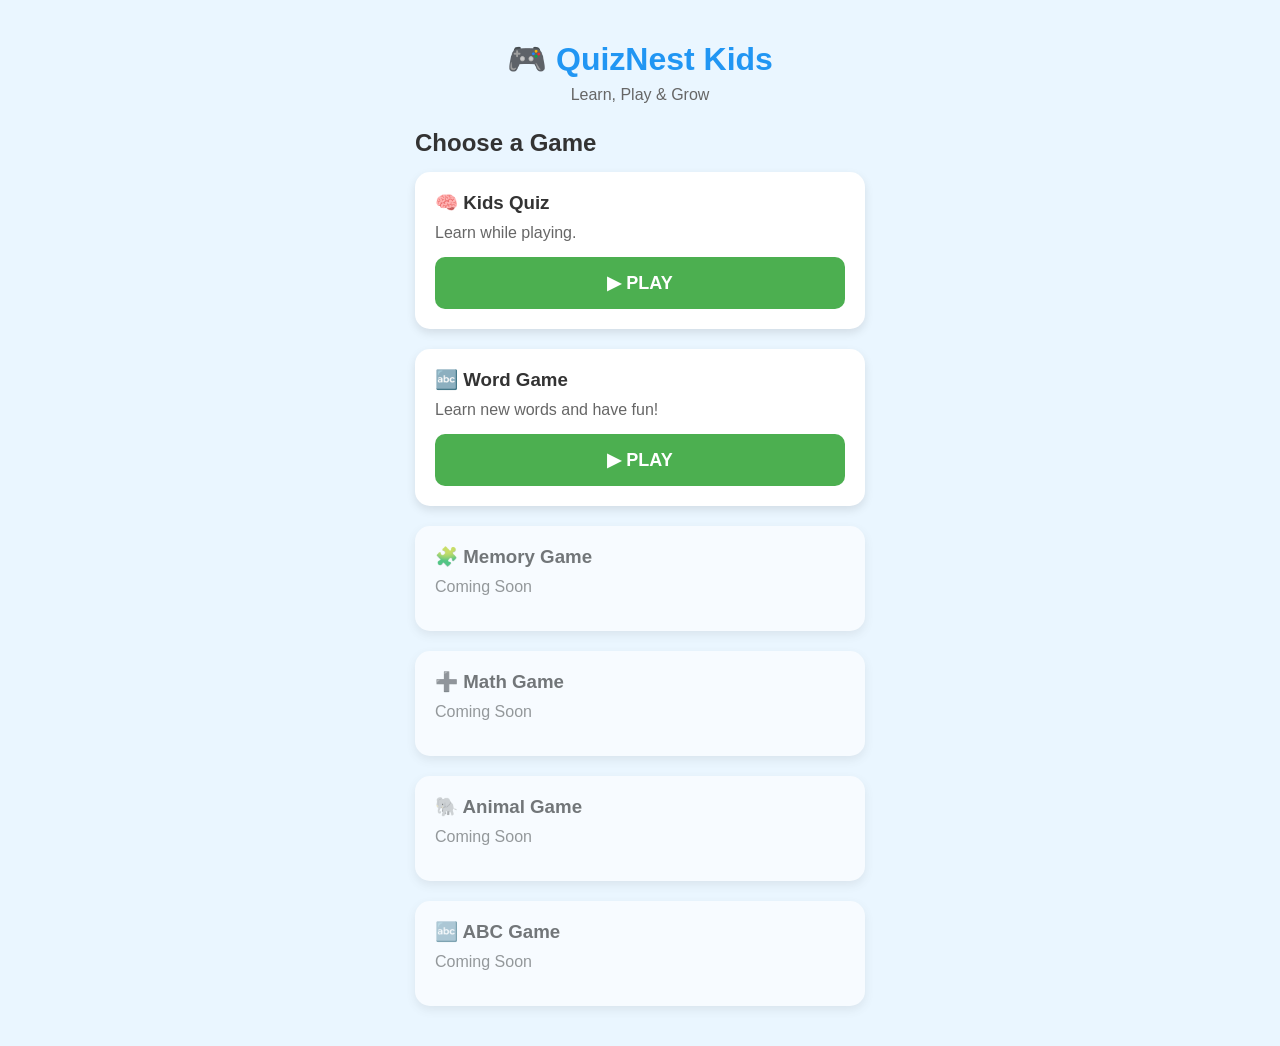
<file: index.html>
<!DOCTYPE html>
<html lang="en">
<head>
<meta charset="UTF-8">
<meta name="viewport" content="width=device-width, initial-scale=1.0">
<title>QuizNest Kids</title>

<link rel="stylesheet" href="style.css">
</head>

<body>

<div class="container">

    <h1>🎮 QuizNest Kids</h1>
    <p class="tagline">Learn, Play & Grow</p>

    <h2>Choose a Game</h2>

    <div class="game-card">
        <h3>🧠 Kids Quiz</h3>
        <p>Learn while playing.</p>

        <button id="playBtn">
            ▶ PLAY
        </button>
        
    </div>
<div class="game-card">
    <h3>🔤 Word Game</h3>
    <p>Learn new words and have fun!</p>

    <a href="word/index.html">
        <button>▶ PLAY</button>
    </a>
</div>
    <div class="game-card locked">
        <h3>🧩 Memory Game</h3>
        <p>Coming Soon</p>
    </div>

    <div class="game-card locked">
        <h3>➕ Math Game</h3>
        <p>Coming Soon</p>
    </div>

    <div class="game-card locked">
        <h3>🐘 Animal Game</h3>
        <p>Coming Soon</p>
    </div>

    <div class="game-card locked">
        <h3>🔤 ABC Game</h3>
        <p>Coming Soon</p>
    </div>

</div>

<script src="script.js"></script>
<script>
alert("WORD JS TEST");
        </script>
</body>
</html>
</file>
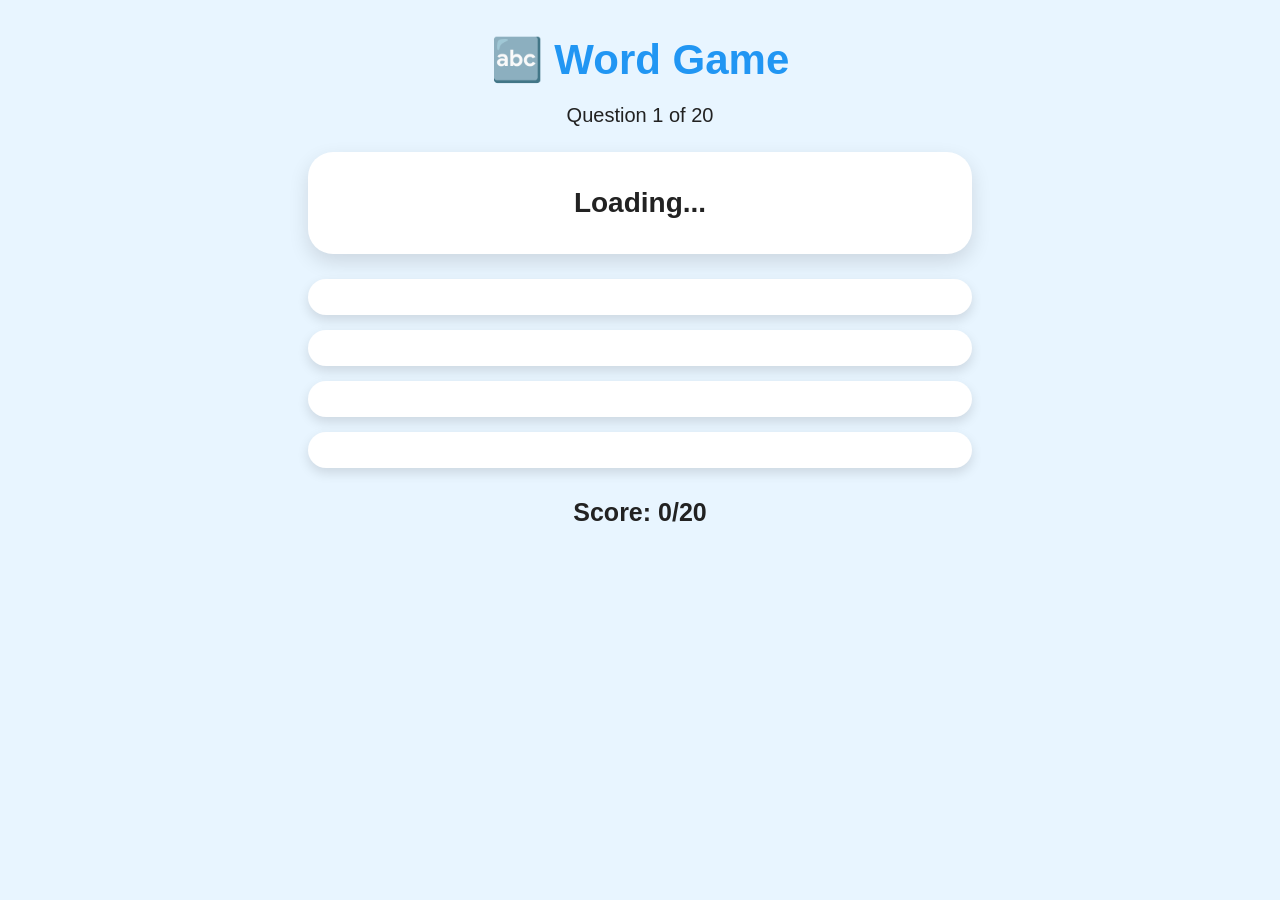
<file: word/index.html>
<!DOCTYPE html>
<html lang="en">
<head>
    <meta charset="UTF-8">
    <meta name="viewport" content="width=device-width, initial-scale=1.0">

    <title>Word Game - QuizNest Kids</title>

    <link rel="stylesheet" href="word.css">
</head>

<body>

<div class="container">

    <header>
        <h1>🔤 Word Game</h1>
        <p id="questionNumber">Question 1 of 20</p>
    </header>

    <main>

        <div class="question-card">
            <h2 id="question">Loading...</h2>
        </div>

        <div class="answers">

            <button class="answer-btn"></button>

            <button class="answer-btn"></button>

            <button class="answer-btn"></button>

            <button class="answer-btn"></button>

        </div>

        <button id="nextBtn">NEXT</button>

    </main>

    <footer>
        <p id="score">Score: 0/20</p>
    </footer>

</div>

<script src="word.js"></script>

</body>
              </html>
</file>
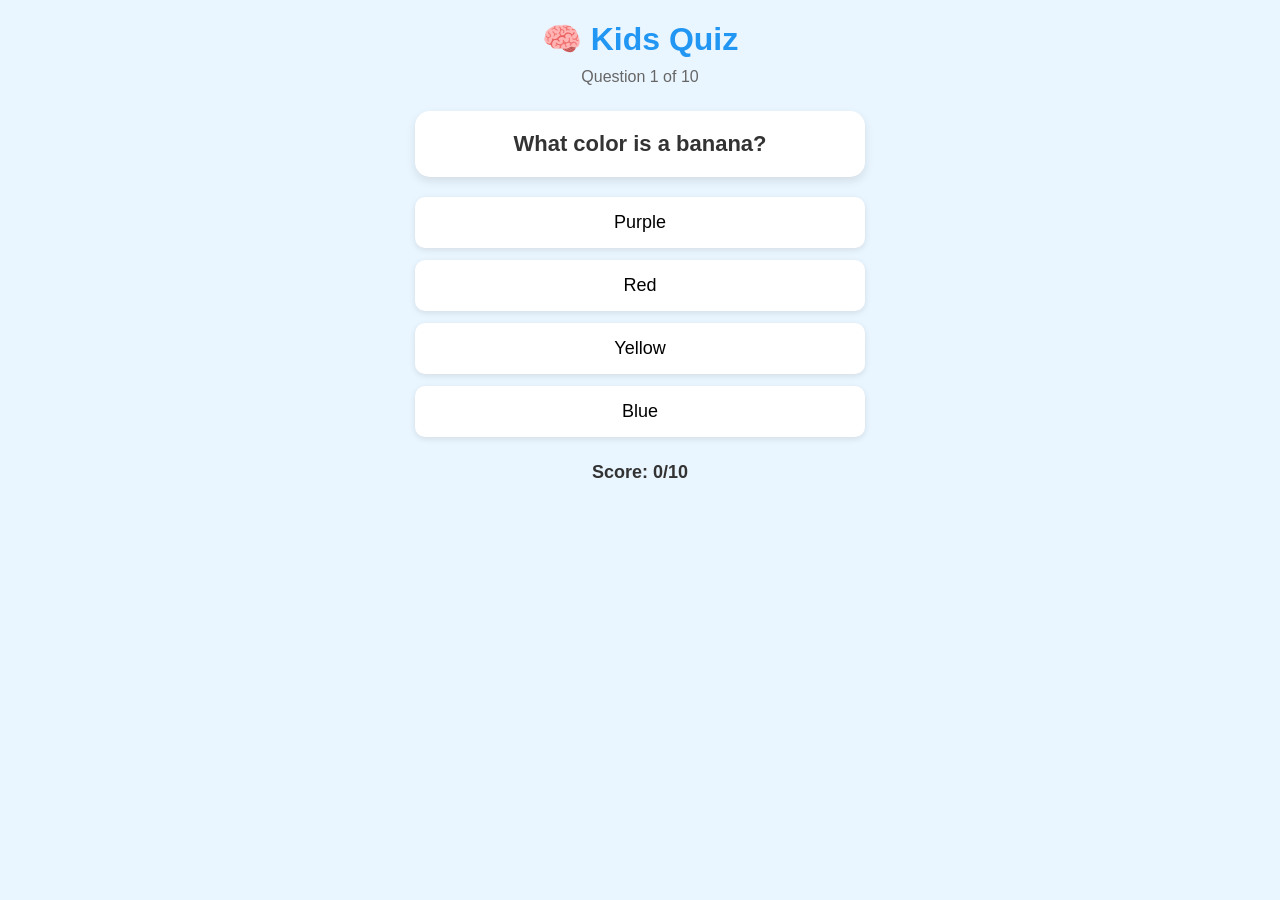
<file: quiz/quiz.html>
<!DOCTYPE html>
<html lang="en">
<head>
<meta charset="UTF-8">
<meta name="viewport" content="width=device-width, initial-scale=1.0">

<title>Kids Quiz - QuizNest Kids</title>

<link rel="stylesheet" href="quiz.css">
</head>

<body>

<div class="container">

    <header>
        

        <h1>🧠 Kids Quiz</h1>

        <p id="questionNumber">
            Question 1 of 10
        </p>
    </header>

    <main>

        <div class="question-box">

            <h2 id="question">
                Loading...
            </h2>

        </div>

        <div class="answers">

            <button class="answer-btn"></button>

            <button class="answer-btn"></button>

            <button class="answer-btn"></button>

            <button class="answer-btn"></button>

        </div>

        <button id="nextBtn">
            NEXT
        </button>

    </main>

    <footer>

        <p id="score">
            Score: 0/10
        </p>
    </footer>

</div>

<script src="quiz.js"></script>
<script>
alert("WORD JS TEST");
</script>
</body>
   </html>
</file>
<file: style.css>
*{
    margin:0;
    padding:0;
    box-sizing:border-box;
    font-family:Arial,sans-serif;
}

body{
    background:#eaf6ff;
    padding:20px;
}

.container{
    max-width:450px;
    margin:auto;
}

h1{
    text-align:center;
    color:#2196F3;
    margin-top:20px;
}

.tagline{
    text-align:center;
    color:#666;
    margin:8px 0 25px;
}

h2{
    margin-bottom:15px;
    color:#333;
}

.game-card{
    background:#fff;
    border-radius:15px;
    padding:20px;
    margin-bottom:20px;
    box-shadow:0 4px 10px rgba(0,0,0,.1);
}

.game-card h3{
    color:#333;
    margin-bottom:10px;
}

.game-card p{
    color:#666;
    margin-bottom:15px;
}

button{
    width:100%;
    padding:15px;
    border:none;
    border-radius:10px;
    background:#4CAF50;
    color:#fff;
    font-size:18px;
    font-weight:bold;
    cursor:pointer;
}

button:hover{
    background:#43a047;
}

.locked{
    opacity:.65;
}
</file>
<file: word/word.css>
* {
    box-sizing: border-box;
}

body {
    margin: 0;
    font-family: Arial, sans-serif;
    background: #e8f5ff;
    color: #222;
}

.container {
    max-width: 700px;
    margin: auto;
    padding: 25px 18px;
    text-align: center;
}

header h1 {
    font-size: 42px;
    margin: 10px 0;
    color: #2196f3;
}

#questionNumber {
    font-size: 20px;
    margin-bottom: 25px;
}

.question-card {
    background: white;
    border-radius: 25px;
    padding: 35px 20px;
    margin-bottom: 25px;
    box-shadow: 0 8px 20px rgba(0, 0, 0, 0.12);
}

#question {
    font-size: 28px;
    margin: 0;
}

.answers {
    display: flex;
    flex-direction: column;
    gap: 15px;
}

.answer-btn {
    width: 100%;
    padding: 18px;
    border: none;
    border-radius: 18px;
    background: white;
    font-size: 21px;
    font-weight: bold;
    cursor: pointer;
    box-shadow: 0 5px 12px rgba(0, 0, 0, 0.12);
}

.answer-btn:hover {
    transform: scale(1.02);
}

.answer-btn.correct {
    background: #
4caf50;
    color: white;
}

.answer-btn.wrong {
    background: #f44336;
    color: white;
}

#nextBtn {
    margin-top: 25px;
    padding: 15px 45px;
    border: none;
    border-radius: 18px;
    background: #2196f3;
    color: white;
    font-size: 20px;
    font-weight: bold;
    cursor: pointer;
    display: none;
}

#score {
    font-size: 25px;
    font-weight: bold;
    margin-top: 30px;
}

@media (max-width: 500px) {
    header h1 {
        font-size: 34px;
    }

    #question {
        font-size: 24px;
    }

    .answer-btn {
        font-size: 19px;
    }
  }
</file>
<file: quiz/quiz.css>
*{
    margin:0;
    padding:0;
    box-sizing:border-box;
    font-family:Arial,sans-serif;
}

body{
    background:#eaf6ff;
    padding:20px;
}

.container{
    max-width:450px;
    margin:auto;
}

header{
    text-align:center;
    margin-bottom:25px;
}

#backBtn{
    width:100%;
    padding:12px;
    border:none;
    border-radius:10px;
    background:#2196F3;
    color:#fff;
    font-size:16px;
    cursor:pointer;
    margin-bottom:20px;
}

h1{
    color:#2196F3;
    margin-bottom:10px;
}

#questionNumber{
    color:#666;
}

.question-box{
    background:#fff;
    padding:20px;
    border-radius:15px;
    box-shadow:0 4px 10px rgba(0,0,0,.1);
    margin-bottom:20px;
    text-align:center;
}

#question{
    font-size:22px;
    color:#333;
}

.answers{
    display:flex;
    flex-direction:column;
    gap:12px;
}

.answer-btn{
    padding:15px;
    border:none;
    border-radius:10px;
    background:#ffffff;
    box-shadow:0 2px 6px rgba(0,0,0,.1);
    font-size:18px;
    cursor:pointer;
    transition:.2s;
}

.answer-btn:hover{
    background:#f2f2f2;
}

.correct{
    background:#4CAF50 !important;
    color:#fff;
}

.wrong{
    background:#F44336 !important;
    color:#fff;
}

#nextBtn{
    width:100%;
    margin-top:20px;
    padding:15px;
    border:none;
    border-radius:10px;
    background:#FFC107;
    color:#000;
    font-size:18px;
    font-weight:bold;
    cursor:pointer;

    display:none;
}

footer{
    text-align:center;
    margin-top:25px;
}

#score{
    font-size:18px;
    font-weight:bold;
    color:#333;
}/* Quiz Finished Screen */

.result-screen{
    min-height:80vh;
    padding:35px 20px;
    text-align:center;
    border-radius:20px;

    background:linear-gradient(
        120deg,
        #ffe082,
        #80deea,
        #ce93d8,
        #81d4fa,
        #a5d6a7
    );

    background-size:400% 400%;

    animation:childrenColors 10s ease infinite;
}
@keyframes childrenColors{
    0%{
        background-position:0% 50%;
    }

    50%{
        background-position:100% 50%;
    }

    100%{
        background-position:0% 50%;
    }
}

.confetti{
    font-size:60px;
    margin-bottom:10px;
}

.result-screen h1{
    color:#2196F3;
    font-size:36px;
    margin-bottom:30px;
}

.result-screen h2{
    color:#333;
    margin-bottom:5px;
}

.final-score{
    font-size:60px;
    font-weight:bold;
    color:#2196F3;
    margin-bottom:30px;
}

.play-again,
.home-button{
    display:block;
    width:100%;
    margin-top:15px;
    padding:15px;
    border:none;
    border-radius:12px;
    font-size:18px;
    font-weight:bold;
    cursor:pointer;
}

.play-again{
    background:#2196F3;
    color:white;
}

.home-button{
    background:#4CAF50;
    color:white;
}#backBtn{
    background:#2196F3;
    color:white;
    font-weight:bold;
    font-size:16px;
}

#backBtn:active{
    transform:scale(0.98);
}.result-screen{
    position:relative;
    ooverflow:hidden;
    animation:popIn 0.6s ease;
}

.result-screen::before{
    content:"🎈 ⭐ 🎈 ⭐ 🎈";
    position:absolute;
    top:-10px;
    left:0;
    width:100%;
    font-size:28px;
    animation:floatBalloons 3s infinite linear;
}

.stars{
    font-size:32px;
    animation:starBounce 1s infinite alternate;
}

.final-score{
    animation:scorePop 0.8s ease;
}

@keyframes popIn{
    from{
        transform:scale(0.7);
        opacity:0;
    }
    to{
        transform:scale(1);
        opacity:1;
    }
}

@keyframes floatBalloons{
    from{
        transform:translateY(0);
    }
    to{
        transform:translateY(25px);
    }
}

@keyframes starBounce{
    from{
        transform:scale(1);
    }
    to{
        transform:scale(1.2);
    }
}

@keyframes scorePop{
    from{
        transform:scale(0.5);
    }
    to{
        transform:scale(1);
    }
}.result-screen button{
    display:block;
    width:90%;
    max-width:300px;
    margin:12px auto;
    padding:14px;
    border:none;
    border-radius:18px;
    font-size:18px;
    font-weight:bold;
    cursor:pointer;
    transition:transform 0.2s;
}

.result-screen button:active{
    transform:scale(0.95);
}

.result-screen button:first-of-type{
    background:#4CAF50;
    color:white;
}

.result-screen button:last-of-type{
    background:#2196F3;
    color:white;
  }
</file>
